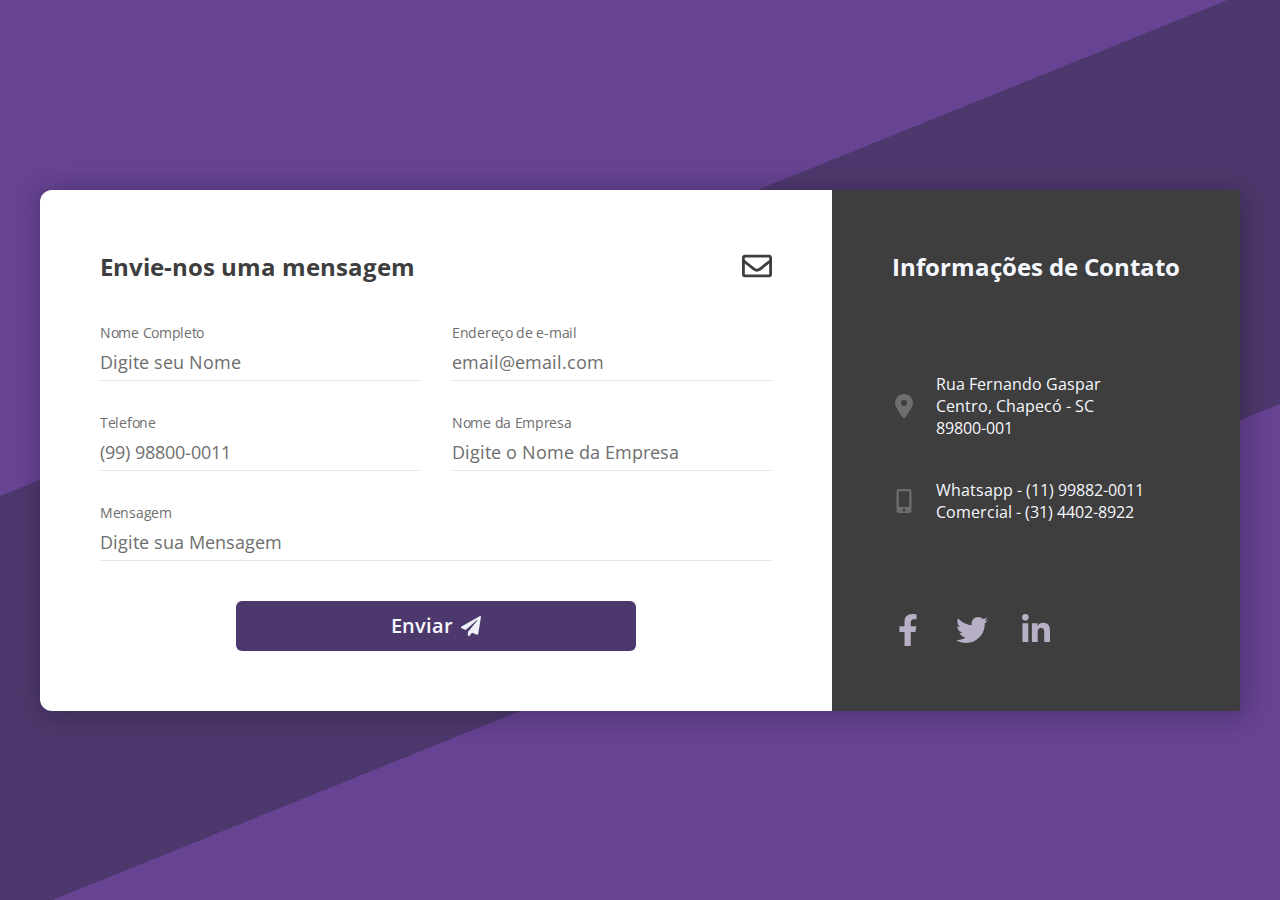
<file: index.html>
<!DOCTYPE html>
<html lang="pt-br">
<head>
  <meta charset="UTF-8">
  <title>Formulário HTML</title>
  <link rel="icon" type="image/x-icon" href="./assets/favicon.ico">
  <meta name="viewport" content="width=device-width, initial-scale=1.0">

  <link rel="stylesheet" href="./styles/global.css">

  <link rel="preconnect" href="https://fonts.gstatic.com">
  <link href="https://fonts.googleapis.com/css2?family=Open+Sans:wght@300;400;600;700&display=swap" rel="stylesheet">
</head>
<body>
  <div id="app">
    <main class="home">
      <form class="form" action="/success.html" name="contact" netlify>
        <h1>
          Envie-nos uma mensagem
          <svg stroke-width="0" viewBox="0 0 512 512" xmlns="http://www.w3.org/2000/svg">
            <path fill="#3e3e3e" d="M464 64H48C21.49 64 0 85.49 0 112v288c0 26.51 21.49 48 48 48h416c26.51 0 48-21.49 48-48V112c0-26.51-21.49-48-48-48zm0 48v40.805c-22.422 18.259-58.168 46.651-134.587 106.49-16.841 13.247-50.201 45.072-73.413 44.701-23.208.375-56.579-31.459-73.413-44.701C106.18 199.465 70.425 171.067 48 152.805V112h416zM48 400V214.398c22.914 18.251 55.409 43.862 104.938 82.646 21.857 17.205 60.134 55.186 103.062 54.955 42.717.231 80.509-37.199 103.053-54.947 49.528-38.783 82.032-64.401 104.947-82.653V400H48z"></path>
          </svg>          
        </h1>
        <div class="form__inputs">
          <label id="label-nome">
            Nome Completo
            <input type="text" name="name" placeholder="Digite seu Nome" onblur="blurInput(this)">
          </label>

          <label id="label-email">
            Endereço de e-mail
            <input type="text" name="email" placeholder="email@email.com" onblur="blurInput(this)">
          </label>

          <label id="label-phone">
            Telefone
            <input type="text" name="phone" placeholder="(99) 98800-0011" onblur="blurInput(this)">
          </label>

          <label id="label-company">
            Nome da Empresa
            <input type="text" name="company" placeholder="Digite o Nome da Empresa" onblur="blurInput(this)">
          </label>

          <label id="label-message">
            Mensagem
            <input type="text" name="message" placeholder="Digite sua Mensagem" onblur="blurInput(this)">
          </label>
        </div>
        <button type="submit">
          Enviar
          <svg stroke-width="0" viewBox="0 0 512 512" xmlns="http://www.w3.org/2000/svg">
            <path fill="#EDF1F7" d="M476 3.2L12.5 270.6c-18.1 10.4-15.8 35.6 2.2 43.2L121 358.4l287.3-253.2c5.5-4.9 13.3 2.6 8.6 8.3L176 407v80.5c0 23.6 28.5 32.9 42.5 15.8L282 426l124.6 52.2c14.2 6 30.4-2.9 33-18.2l72-432C515 7.8 493.3-6.8 476 3.2z"></path>
          </svg>
        </button>
      </form>

      <div class="contact">
        <h1>Informações de Contato</h1>

        <div class="contact__info">
        <div>
          <svg xmlns="http://www.w3.org/2000/svg" viewBox="0 0 384 512">
            <path d="M215.7 499.2C267 435 384 279.4 384 192C384 86 298 0 192 0S0 86 0 192c0 87.4 117 243 168.3 307.2c12.3 15.3 35.1 15.3 47.4 0zM192 128a64 64 0 1 1 0 128 64 64 0 1 1 0-128z"/>
          </svg>
          <div>
            <p>Rua Fernando Gaspar</p>
            <p>Centro, Chapecó - SC</p>
            <p>89800-001</p>
          </div>
        </div>
        <div>
          <svg viewBox="0 0 320 512" xmlns="http://www.w3.org/2000/svg">
            <path d="M272 0H48C21.5 0 0 21.5 0 48v416c0 26.5 21.5 48 48 48h224c26.5 0 48-21.5 48-48V48c0-26.5-21.5-48-48-48zM160 480c-17.7 0-32-14.3-32-32s14.3-32 32-32 32 14.3 32 32-14.3 32-32 32zm112-108c0 6.6-5.4 12-12 12H60c-6.6 0-12-5.4-12-12V60c0-6.6 5.4-12 12-12h200c6.6 0 12 5.4 12 12v312z"></path>
          </svg>
          <div>
            <p>Whatsapp - (11) 99882-0011</p>
            <p>Comercial - (31) 4402-8922</p>
          </div>
        </div>
        </div>
        <div class="contact__socials">
          <a href="">
            <svg viewBox="0 0 320 512" xmlns="http://www.w3.org/2000/svg">
              <path fill="#b7afc5" d="M279.14 288l14.22-92.66h-88.91v-60.13c0-25.35 12.42-50.06 52.24-50.06h40.42V6.26S260.43 0 225.36 0c-73.22 0-121.08 44.38-121.08 124.72v70.62H22.89V288h81.39v224h100.17V288z"></path>
            </svg>
          </a>
          <a href="">
            <svg viewBox="0 0 512 512" xmlns="http://www.w3.org/2000/svg">
              <path fill="#b7afc5" d="M459.37 151.716c.325 4.548.325 9.097.325 13.645 0 138.72-105.583 298.558-298.558 298.558-59.452 0-114.68-17.219-161.137-47.106 8.447.974 16.568 1.299 25.34 1.299 49.055 0 94.213-16.568 130.274-44.832-46.132-.975-84.792-31.188-98.112-72.772 6.498.974 12.995 1.624 19.818 1.624 9.421 0 18.843-1.3 27.614-3.573-48.081-9.747-84.143-51.98-84.143-102.985v-1.299c13.969 7.797 30.214 12.67 47.431 13.319-28.264-18.843-46.781-51.005-46.781-87.391 0-19.492 5.197-37.36 14.294-52.954 51.655 63.675 129.3 105.258 216.365 109.807-1.624-7.797-2.599-15.918-2.599-24.04 0-57.828 46.782-104.934 104.934-104.934 30.213 0 57.502 12.67 76.67 33.137 23.715-4.548 46.456-13.32 66.599-25.34-7.798 24.366-24.366 44.833-46.132 57.827 21.117-2.273 41.584-8.122 60.426-16.243-14.292 20.791-32.161 39.308-52.628 54.253z"></path>
            </svg>
          </a>
          <a href="">
            <svg viewBox="0 0 448 512" xmlns="http://www.w3.org/2000/svg">
              <path fill="#b7afc5" d="M100.28 448H7.4V148.9h92.88zM53.79 108.1C24.09 108.1 0 83.5 0 53.8a53.79 53.79 0 0 1 107.58 0c0 29.7-24.1 54.3-53.79 54.3zM447.9 448h-92.68V302.4c0-34.7-.7-79.2-48.29-79.2-48.29 0-55.69 37.7-55.69 76.7V448h-92.78V148.9h89.08v40.8h1.3c12.4-23.5 42.69-48.3 87.88-48.3 94 0 111.28 61.9 111.28 142.3V448z"></path>
            </svg>
          </a>
        </div> 
      </div>
    </main>
  </div>

  <script src="./scripts/index.js"></script>
</body>
</html>
</file>
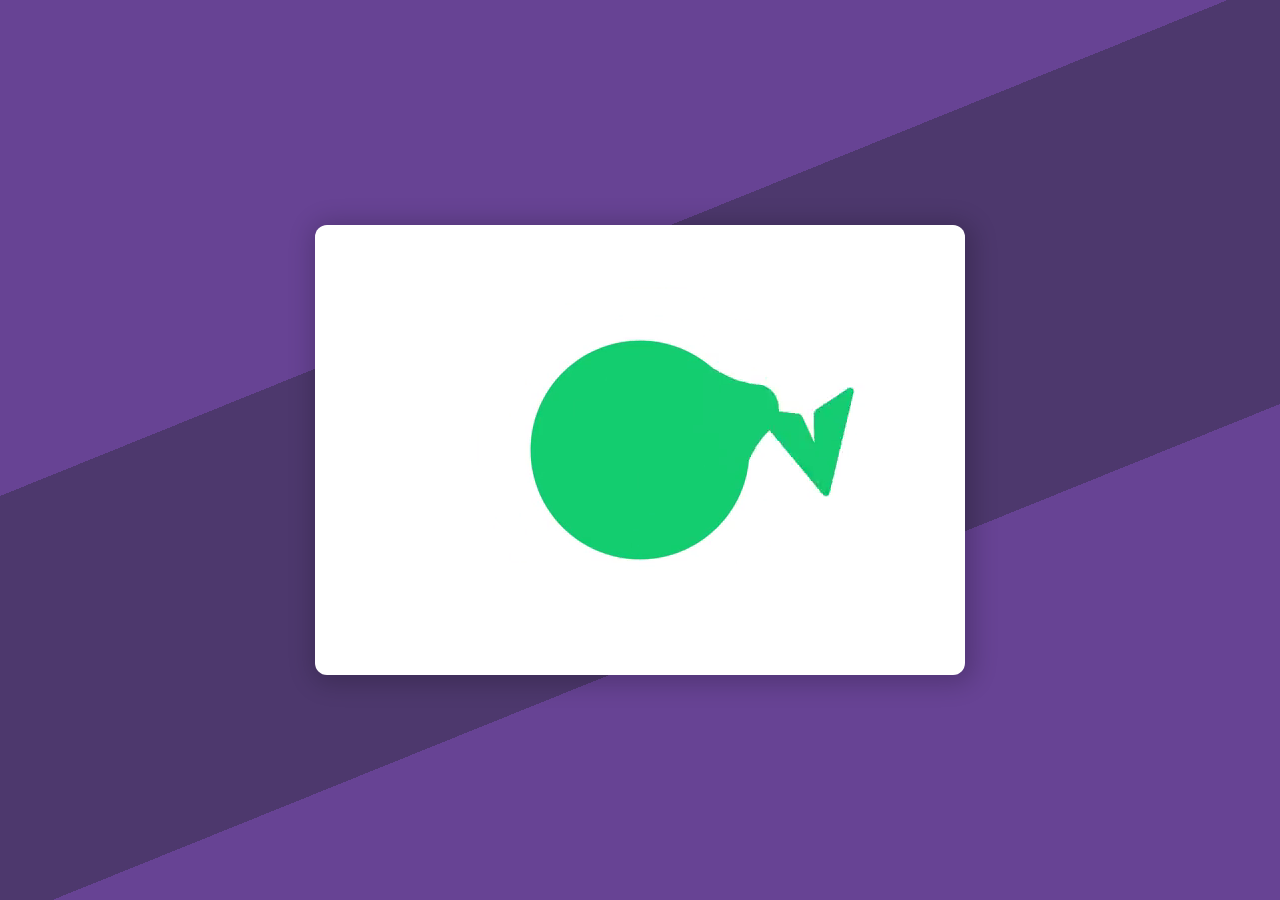
<file: success.html>
<!DOCTYPE html>
<html lang="pt-br">
<head>
  <meta charset="UTF-8">
  <title>Formulário HTML</title>
  <link rel="icon" type="image/x-icon" href="./assets/favicon.ico">
  <meta name="viewport" content="width=device-width, initial-scale=1.0">

  <link rel="stylesheet" href="./styles/global.css">

  <link rel="preconnect" href="https://fonts.gstatic.com">
  <link href="https://fonts.googleapis.com/css2?family=Open+Sans:wght@700&display=swap" rel="stylesheet">
</head>
<body>
  <div id="app">
    <main class="success">
      <video src="./assets/successfully-send.mp4" muted autoplay type="type/mp4"></video>
      <h1>
        Mensagem Enviada <br>
        Com Sucesso !
      </h1>
    </main>
  </div>
</body>
</html>
</file>
<file: styles/global.css>
@import url('./app.css');
@import url('./form.css');
@import url('./contact.css');
@import url('./success.css');

* {
  padding: 0;
  margin: 0;
  box-sizing: border-box;
}

:root {
  --text: #3e3e3e;

  --white: #F6F8FF;
  --silver: #6e6e6e;
  --purple: #4d386d;
  --purple-light: #674394;
}

body, button, a, input {
  color: var(--text);
  font: 400 1rem "Open Sans", sans-serif;
}

a {
  text-decoration: none;
}

button:hover {
  cursor: pointer;
}
</file>
